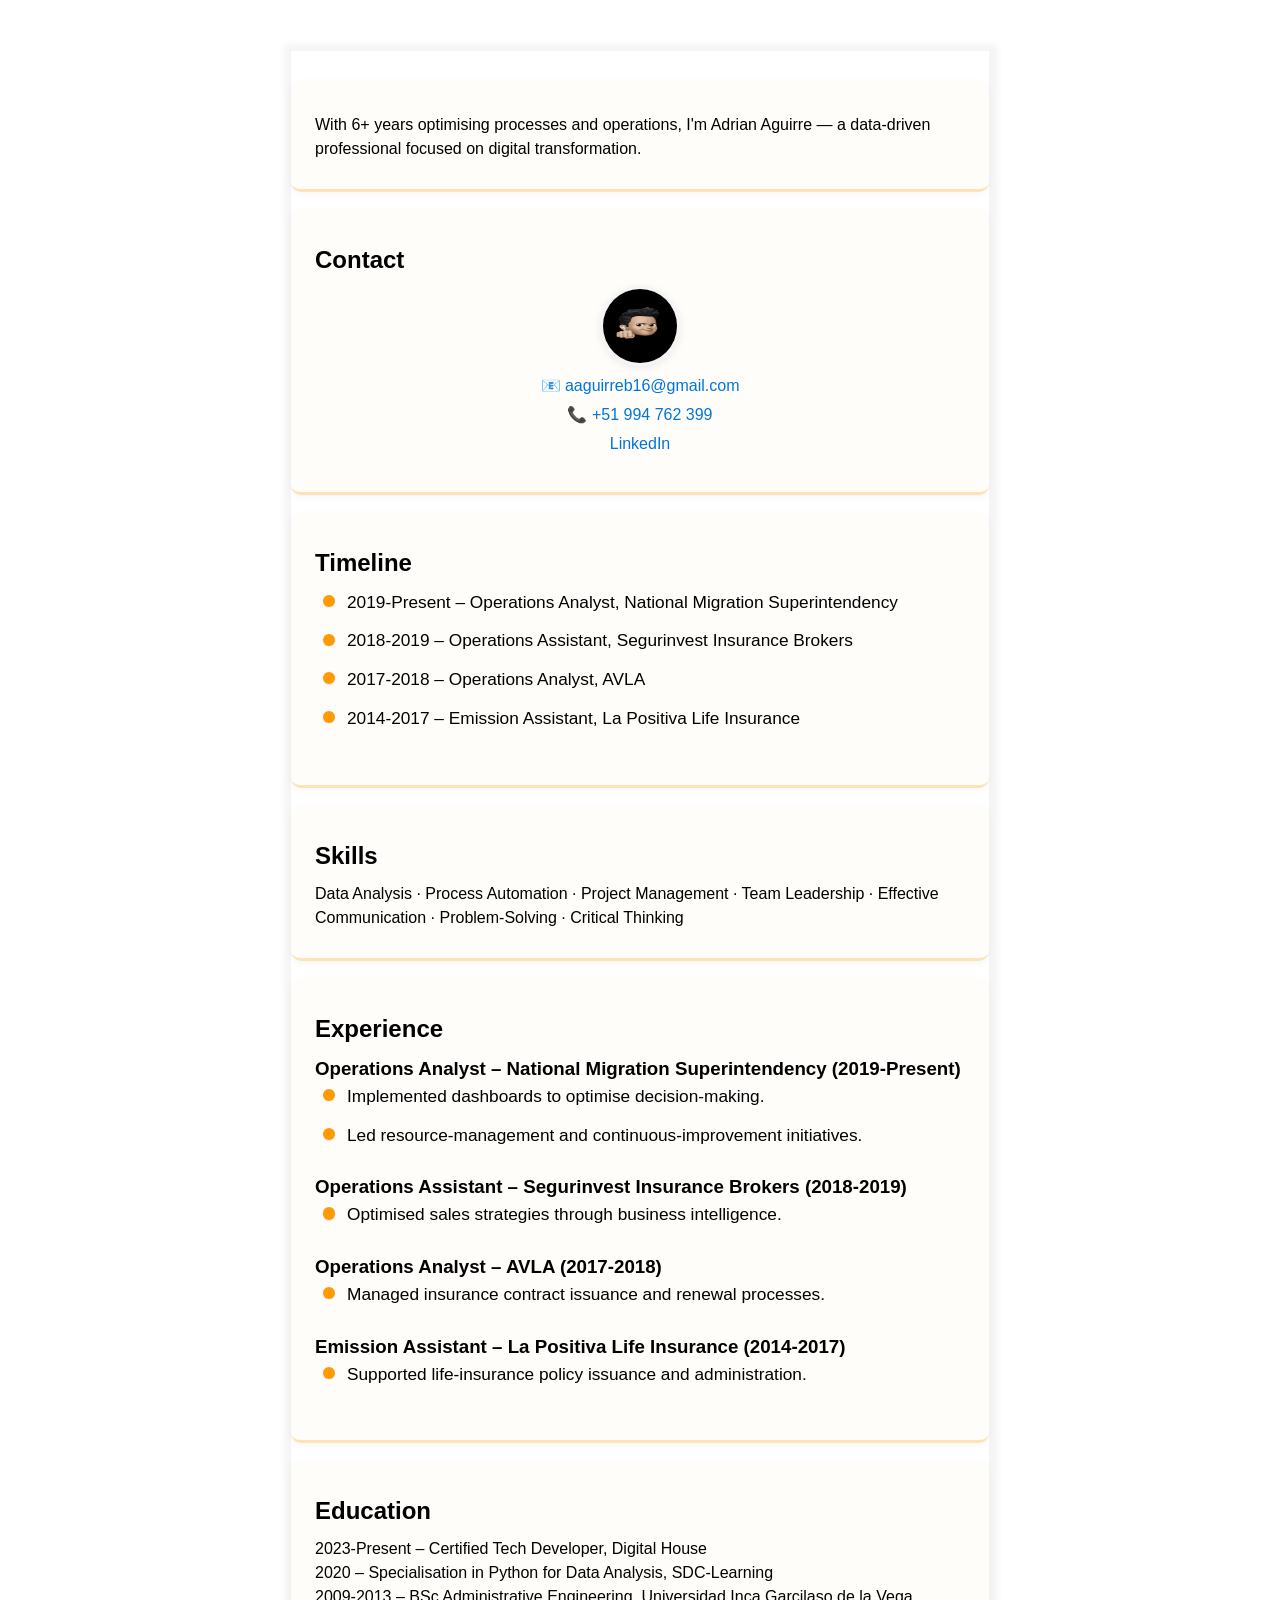
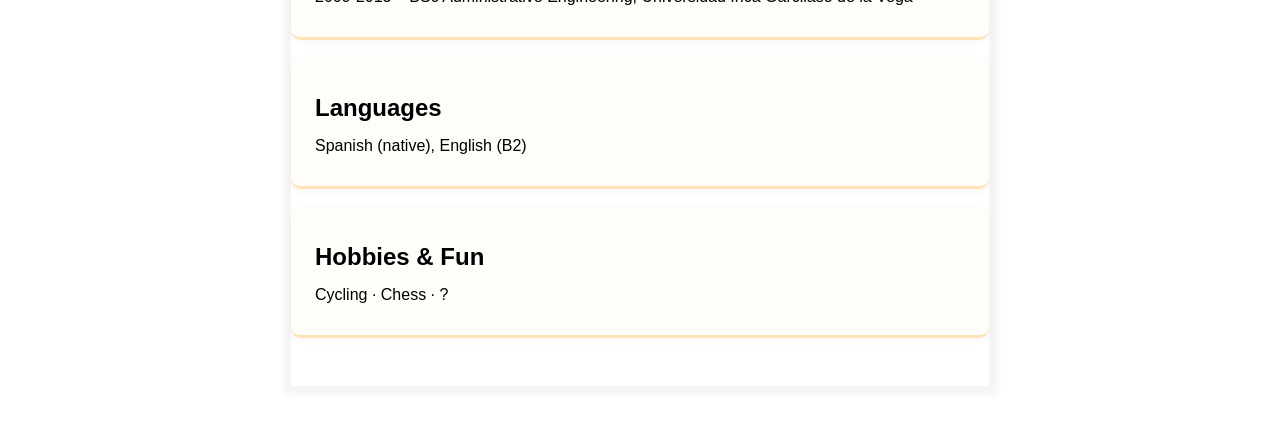
<file: index.html>
<!DOCTYPE html>
<html>
<head>
  <meta charset="UTF-8" />
  <meta name="viewport" content="width=device-width, initial-scale=1" />
  <link rel="stylesheet" href="styles.css" />
  <title>Résumé</title>
</head>
<body>
  <main class="resume">
    <section class="resume__block">With 6+ years optimising processes and operations, I'm Adrian Aguirre — a data‑driven professional focused on digital transformation.</section>
    <section class="resume__block">
      <h2>Contact</h2>
      <img src="assets/avatar.png" alt="Avatar" class="contact-info__avatar">
      <div class="contact-links">
        <a href="mailto:aaguirreb16@gmail.com">📧 aaguirreb16@gmail.com</a>
        <a href="tel:+51994762399">📞 +51 994 762 399</a>
        <a href="https://www.linkedin.com/in/adragui/">LinkedIn</a>
      </div>
    </section>
    <section class="resume__block">
      <h2>Timeline</h2>
      <ul>
        <li>2019‑Present – Operations Analyst, National Migration Superintendency</li>
        <li>2018‑2019 – Operations Assistant, Segurinvest Insurance Brokers</li>
        <li>2017‑2018 – Operations Analyst, AVLA</li>
        <li>2014‑2017 – Emission Assistant, La Positiva Life Insurance</li>
      </ul>
    </section>
    <section class="resume__block">
      <h2>Skills</h2>
      <p>Data Analysis · Process Automation · Project Management · Team Leadership · Effective Communication · Problem‑Solving · Critical Thinking</p>
    </section>
    <section class="resume__block">
      <h2>Experience</h2>
      <h3>Operations Analyst – National Migration Superintendency (2019‑Present)</h3>
      <ul>
        <li>Implemented dashboards to optimise decision‑making.</li>
        <li>Led resource‑management and continuous‑improvement initiatives.</li>
      </ul>
      <h3>Operations Assistant – Segurinvest Insurance Brokers (2018‑2019)</h3>
      <ul><li>Optimised sales strategies through business intelligence.</li></ul>
      <h3>Operations Analyst – AVLA (2017‑2018)</h3>
      <ul><li>Managed insurance contract issuance and renewal processes.</li></ul>
      <h3>Emission Assistant – La Positiva Life Insurance (2014‑2017)</h3>
      <ul><li>Supported life‑insurance policy issuance and administration.</li></ul>
    </section>

    <section class="resume__block">
      <h2>Education</h2>
      <p>2023‑Present – Certified Tech Developer, Digital House</p>
      <p>2020 – Specialisation in Python for Data Analysis, SDC‑Learning</p>
      <p>2009‑2013 – BSc Administrative Engineering, Universidad Inca Garcilaso de la Vega</p>
    </section>

    <section class="resume__block">
      <h2>Languages</h2>
      <p>Spanish (native), English (B2)</p>
    </section>

    <section class="resume__block">
      <h2>Hobbies & Fun</h2>
      <p>Cycling · Chess · <span id="konami">?</span></p>
    </section>
    <script>
    document.addEventListener('keydown',k=>{
      const d=['ArrowUp','ArrowUp','ArrowDown','ArrowDown','ArrowLeft','ArrowRight','ArrowLeft','ArrowRight','b','a'];
      window.seq=[...(window.seq||[]),k.key]; window.seq.splice(-d.length-1);
      if(d.every((c,i)=>window.seq.slice(-d.length)[i]===c)) document.getElementById('konami').textContent='🎉';
    });
    </script>
  </main>
</body>
</html>
</file>
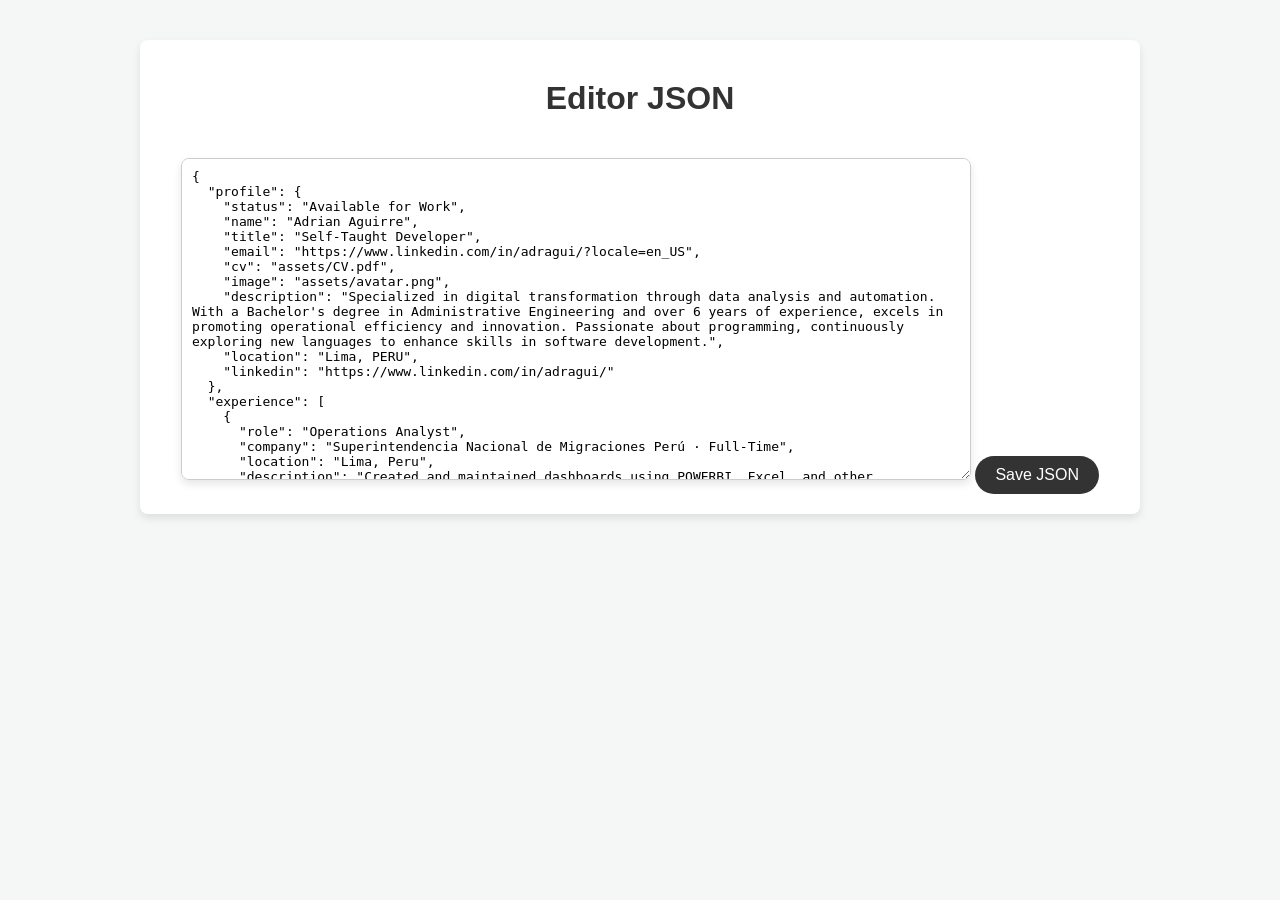
<file: editor.html>
<!DOCTYPE html>
<html lang="en">
  <head>
    <meta charset="UTF-8" />
    <meta name="viewport" content="width=device-width, initial-scale=1.0" />
    <title>Editor JSON</title>
    <link rel="stylesheet" href="editor.css" />
  </head>
  <body>
    <div class="container">
      <h1>Editor JSON</h1>
      <textarea id="jsonInput" placeholder="Edit your JSON here..."></textarea>
      <button id="saveButton">Save JSON</button>
    </div>
    <!-- Modal para clave maestra -->
    <div id="masterKeyModal" class="modal">
      <div class="modal__content">
        <span class="modal__close">&times;</span>
        <h2>Enter Master Key</h2>
        <input type="password" id="masterKeyInput" placeholder="Master Key" />
        <button id="verifyKeyButton">Verify</button>
      </div>
    </div>
    <script src="editor.js"></script>
  </body>
</html>
</file>
<file: styles.css>
* {
  margin: 0;
  padding: 0;
  box-sizing: border-box;
}

body {
  font-family: Arial, Helvetica, sans-serif;
  line-height: 1.5;

  --primary-text-color: #181820;
  --secondary-text-color: #5c5c62;
  --durability-text-color: #6a737d9c;
  --icon-color: #6a737d;
  --border-color: #ff9a0045;
  --text-decoration-color: #ff9a00;
}

.container, .resume {
  max-width: 700px;
  width: 100%;
  box-sizing: border-box;
}

.fh {
  display: flex;
  flex-direction: row;
  justify-content: space-between;
}

.fv {
  display: flex;
  flex-direction: column;
  justify-content: space-between;
}

.resume {
  margin: 50px auto;
  border: 1px solid #f5f5f5;
  box-shadow: 1px 1px 7px 7px #f5f5f5;
  padding: 30px 0;
}

.resume__block {
  background: #fffdfa;
  border-radius: 10px;
  box-shadow: 0 2px 8px rgba(0,0,0,0.04);
  border-bottom: 3px solid var(--border-color);
  padding: 32px 24px 28px 24px;
  margin-bottom: 18px;
  box-sizing: border-box;
}

.resume__block h2 {
  margin-top: 0;
  margin-bottom: 0.5rem;
}

.resume__block .contact-links {
  display: flex;
  flex-direction: column;
  align-items: center;
  gap: 0.3rem;
  margin-bottom: 0.5rem;
}

.resume__block .contact-links a {
  color: #0074d9;
  text-decoration: none;
  font-size: 1rem;
  transition: color 0.2s;
}
.resume__block .contact-links a:hover {
  color: #005fa3;
  text-decoration: underline;
}

@media screen and (max-width: 576px) {
  .main-info,
  .contact_info_container {
    flex-direction: column;
  }

  .contact_info_container {
    align-items: center;
  }

  .contact-info__block:not(:last-child) {
    margin-bottom: 20px;
  }

  .experiences {
    margin-right: 0;
  }
}

@media (max-width: 600px) {
  .contact-info__avatar {
    width: 60px;
    height: 60px;
  }
}

@media (max-width: 700px) {
  .container, .resume {
    padding: 0 10px;
  }
  .resume__block {
    padding: 15px 5px 20px 5px;
    margin-bottom: 10px;
  }
  ul li {
    padding-left: 1.3rem;
    font-size: 1rem;
  }
  ul li::before {
    left: 0.1rem;
    width: 0.6em;
    height: 0.6em;
  }
}

/* Contact info styles */
.contact-info__header,
.contact-info__sub-header {
  text-align: center;
}

.contact-info__header {
  color: var(--primary-text-color);
  margin-bottom: 15px;
  text-decoration-color: var(--text-decoration-color);
  text-decoration-line: underline;
}

.contact-info__sub-header {
  color: var(--secondary-text-color);
  margin-bottom: 30px;
}

.contact-info__block {
  display: flex;
  flex-direction: column;
  justify-content: space-between;
}

.contact-info__block--center {
  justify-content: center;
}

.contact-info__item {
  color: var(--secondary-text-color);
  text-decoration: none;
  display: flex;
  justify-content: start;
}

.contact-info__item:not(:last-child) {
  margin-bottom: 20px;
}

.contact-info__item-icon-wrapper {
  margin-right: 10px;
  width: 20px;
  display: flex;
  justify-content: center;
}

.contact-info__item-icon path { fill: var(--icon-color); }
.contact-info__item-icon { height: 1.1428rem; vertical-align: text-bottom; }

.contact-info__avatar {
  display: block;
  margin: 0 auto 0.5rem auto;
  width: 80px;
  height: 80px;
  border-radius: 50%;
  border: 3px solid #f5f5f5;
  box-shadow: 0 2px 8px rgba(0,0,0,0.08);
  background: #fff;
}

/* Intro & skills */
.intro { display: flex; justify-content: start; }

.intro__icon-wrapper {
  margin-right: 30px;
  width: 30px;
  display: flex;
  justify-content: center;
}

.intro__icon { height: 1.1428rem; vertical-align: text-bottom; }
.intro__icon path { fill: var(--text-decoration-color); }
.intro_text { color: var(--secondary-text-color); text-align: justify; }

.skills__header { color: var(--secondary-text-color); text-align: center; margin-bottom: 15px; }
.skills__text   { color: var(--secondary-text-color); text-align: justify; }

/* Experience / additional */
.experiences { flex: 1 1 60%; margin-right: 50px; }

.experiences__header { color: var(--secondary-text-color); text-align: left; margin-bottom: 20px; }
.experiences__company-header-durability { color: var(--durability-text-color); margin-bottom: 10px; font-size: 15px; }
.experiences__company-header-name { color: var(--primary-text-color); text-decoration: underline; margin-bottom: 20px; }

.experiences__company-project { margin-left: 15px; margin-bottom: 25px; }
.experiences__company-project-role { color: var(--durability-text-color); margin-bottom: 10px; font-size: 15px; }
.experiences__company-project-name { color: var(--primary-text-color); margin-bottom: 10px; }
.experiences__company-project-responsibilities { color: var(--secondary-text-color); padding-left: 20px; }

.additional-info { flex: 1 1 40%; }
.additional-info__education { margin-bottom: 20px; }
.additional-info__education-header { color: var(--secondary-text-color); margin-bottom: 20px; }
.additional-info__education-university-durability { color: var(--durability-text-color); margin-bottom: 10px; font-size: 15px; }
.additional-info__education-university-speciality { color: var(--primary-text-color); margin-bottom: 10px; }
.additional-info__education-university-name { color: var(--secondary-text-color); }

.additional-info__languages { margin-bottom: 20px; }
.additional-info__languages-header { color: var(--secondary-text-color); margin-bottom: 20px; }
.additional-info__languages-item { color: var(--secondary-text-color); }

ul {
  list-style: none;
  padding-left: 0;
  margin-bottom: 1.5rem;
}

ul li {
  position: relative;
  padding-left: 2rem;
  margin-bottom: 0.7rem;
  font-size: 1.08rem;
  line-height: 1.6;
}

ul li::before {
  content: '';
  position: absolute;
  left: 0.5rem;
  top: 0.7em;
  width: 0.7em;
  height: 0.7em;
  background: #ff9a00;
  border-radius: 50%;
  box-shadow: 0 1px 2px rgba(0,0,0,0.08);
  transform: translateY(-50%);
}
</file>
<file: editor.css>
/* Estilos anteriores */
body {
    font-family: 'Roboto', Arial, Helvetica, sans-serif;
    background-color: #f4f7f6;
    color: #333;
    display: flex;
    flex-direction: column;
    align-items: center;
    padding: 20px;
    margin: 0;
}

h1 {
    margin-top: 20px;
    font-size: 2em;
    color: #333;
}

textarea {
    width: 80%;
    height: 300px;
    margin-top: 20px;
    padding: 10px;
    border-radius: 8px;
    border: 1px solid #ccc;
    font-family: monospace;
    font-size: 1em;
    box-shadow: 0 4px 8px rgba(0, 0, 0, 0.1);
    background: #fff;
}

button {
    margin-top: 20px;
    padding: 10px 20px;
    border: none;
    border-radius: 20px;
    background-color: #333;
    color: white;
    cursor: pointer;
    font-size: 1em;
    transition: background 0.3s ease;
}

button:hover {
    background-color: #ff9a00;
}

.container {
    background: #fff;
    padding: 20px;
    border-radius: 8px;
    box-shadow: 0 4px 8px rgba(0, 0, 0, 0.1);
    width: 80%;
    max-width: 960px;
    text-align: center;
    margin: 20px 0;
}

/* Estilos del modal */
.modal {
    display: none;
    position: fixed;
    z-index: 1;
    left: 0;
    top: 0;
    width: 100%;
    height: 100%;
    overflow: auto;
    background-color: rgb(0, 0, 0);
    background-color: rgba(0, 0, 0, 0.4);
    padding-top: 60px;
}

.modal__content {
    background-color: #fff;
    margin: 5% auto;
    padding: 20px;
    border: 1px solid #888;
    width: 80%;
    max-width: 400px;
    text-align: center;
    border-radius: 8px;
    box-shadow: 0 4px 8px rgba(0, 0, 0, 0.1);
}

.modal__close {
    color: #aaa;
    float: right;
    font-size: 28px;
    font-weight: bold;
}

.modal__close:hover,
.modal__close:focus {
    color: #000;
    text-decoration: none;
    cursor: pointer;
}

#masterKeyInput {
    width: 80%;
    padding: 10px;
    margin: 20px 0;
    border-radius: 4px;
    border: 1px solid #ccc;
    font-size: 1em;
}
</file>
